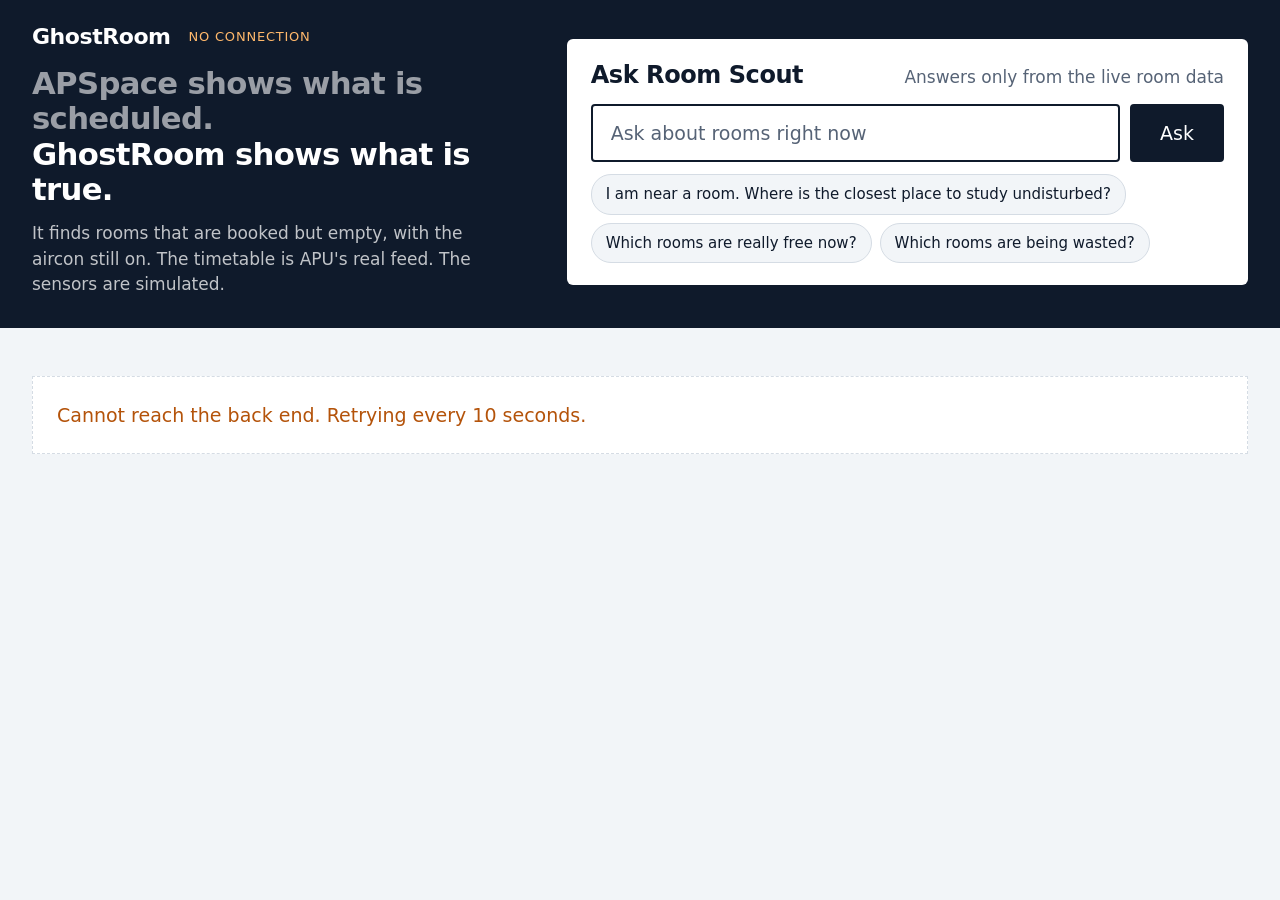
<file: web/index.html>
<!doctype html>
<html lang="en">
<head>
<meta charset="utf-8">
<meta name="viewport" content="width=device-width, initial-scale=1">
<title>GhostRoom</title>
<meta name="description" content="APSpace shows what is scheduled. GhostRoom shows what is true.">
<link rel="preconnect" href="https://rsms.me/">
<link rel="stylesheet" href="https://rsms.me/inter/inter.css">
<link rel="stylesheet" href="styles.css">
</head>
<body class="boot">

<header class="mast">
  <div class="wrap mast-grid">
    <div class="mast-brand">
      <div class="mast-top">
        <span class="wordmark">GhostRoom</span>
        <span id="stamp" class="stamp mono">CONNECTING…</span>
      </div>
      <h1 class="pitch"><span>APSpace shows what is scheduled.</span> GhostRoom shows what is true.</h1>
      <p class="mast-sub">It finds rooms that are booked but empty, with the aircon still on. The timetable is APU's real feed. The sensors are simulated.</p>
    </div>

    <section class="scout" aria-labelledby="scoutTitle">
      <div class="scout-head">
        <h2 id="scoutTitle">Ask Room Scout</h2>
        <p class="scout-sub">Answers only from the live room data</p>
      </div>
      <ol id="msgs" class="msgs" aria-live="polite"></ol>
      <form id="askForm" class="ask">
        <label for="askInput" class="sr-only">Ask Room Scout</label>
        <input id="askInput" type="text" maxlength="300" autocomplete="off" placeholder="Ask about rooms right now">
        <button class="btn btn-ink btn-lg" type="submit">Ask</button>
      </form>
      <div class="chips">
        <button class="chip" type="button" id="nearChip">I am near a room. Where is the closest place to study undisturbed?</button>
        <button class="chip" type="button">Which rooms are really free now?</button>
        <button class="chip" type="button">Which rooms are being wasted?</button>
      </div>
    </section>
  </div>
</header>

<main class="wrap">
  <p id="boot" class="boot-msg" role="status">
    <span class="boot-loading">Loading live room data…</span>
    <span class="boot-fail-text">Cannot reach the back end. Retrying every 10 seconds.</span>
  </p>

  <section class="numbers" aria-label="Right now">
    <div class="num">
      <span id="nGhost" class="big c-ghost">0</span>
      <span class="num-lbl">ghost rooms now</span>
      <span class="num-sub">booked, empty, aircon on</span>
    </div>
    <div class="num">
      <span id="nWasted" class="big c-warn">RM 0.00</span>
      <span class="num-lbl">wasted today</span>
      <span id="sWasted" class="num-sub">&nbsp;</span>
    </div>
    <div class="num">
      <span id="nRecovered" class="big c-free">RM 0.00</span>
      <span class="num-lbl">recovered today</span>
      <span class="num-sub">by Eco Mode</span>
    </div>
    <div class="num">
      <span id="nFree" class="big">0</span>
      <span class="num-lbl">rooms really free now</span>
      <span id="sFree" class="num-sub">&nbsp;</span>
    </div>
  </section>

  <section class="bench" aria-label="Campus and selected room">
    <div class="panel building" id="bldg" aria-labelledby="campusTitle">
      <div class="panel-head">
        <h2 id="campusTitle">Campus now</h2>
        <div id="views" class="views" role="group" aria-label="Building view"></div>
      </div>
      <p class="panel-sub"><span class="only-3d">Pick a block, then click a room. Drag to turn the model.</span><span class="only-flat">Every window is a room. Click one to open it.</span></p>
      <p id="legend" class="legend"></p>
      <div id="scene" class="scene grid-bg" aria-label="3D model of the campus"><div id="world" class="world"></div></div>
      <p class="scene-note only-3d">Sketch from APU's campus map. Not to scale.</p>
      <div id="blocks" class="blocks"></div>
      <nav class="examples" aria-label="Example rooms">
        <span id="exLabel" class="label">Examples right now</span>
        <div id="exList" class="ex-list"></div>
      </nav>
    </div>

    <div class="panel room" id="hero" aria-label="Selected room">
      <div class="room-head">
        <div>
          <div id="code" class="code mono">&nbsp;</div>
          <div id="meta" class="meta">&nbsp;</div>
        </div>
        <div class="verdict" aria-live="polite">
          <div id="vWord" class="v-word">&nbsp;</div>
          <p id="vLine" class="v-line">&nbsp;</p>
          <p id="vCost" class="v-cost"></p>
        </div>
      </div>

      <div class="draw grid-bg" id="draw"></div>

      <dl class="facts">
        <div class="fact">
          <dt class="label">Timetable says</dt>
          <dd id="tt">&nbsp;</dd>
        </div>
        <div class="fact">
          <dt class="label">Sensors say</dt>
          <dd id="sensors">&nbsp;</dd>
        </div>
      </dl>

      <div class="actions">
        <button id="approve" class="btn btn-primary btn-lg" type="button" aria-describedby="approveWhy">Turn on Eco Mode</button>
        <button id="walk" class="btn btn-outline btn-lg" type="button">Walk in</button>
        <p id="approveWhy" class="helper"></p>
      </div>
      <p id="actMsg" class="act-msg" role="status"></p>
      <p class="footnote label">Simulated room · drawn from live data</p>
    </div>
  </section>

  <section class="lists">
    <div class="panel list-panel">
      <h2>Ghost rooms to review</h2>
      <ul id="ghostList" class="rows"></ul>
      <button id="ghostMore" class="link more" type="button" hidden></button>
    </div>
    <div class="panel list-panel">
      <h2>Really free now</h2>
      <ul id="freeList" class="rows"></ul>
      <button id="freeMore" class="link more" type="button" hidden></button>
    </div>
    <div class="panel list-panel">
      <h2>Activity</h2>
      <ul id="cmds" class="rows cmds"></ul>
      <p id="gym" class="gym" hidden></p>
    </div>
  </section>
</main>

<footer class="wrap foot">
  <p class="disclaim">Occupancy and the aircon relay are simulated. The timetable is APU's real open feed. No personal data.</p>
</footer>

<div id="tip" class="tip mono" hidden></div>

<script src="app.js"></script>
<script src="director.js"></script>
</body>
</html>
</file>
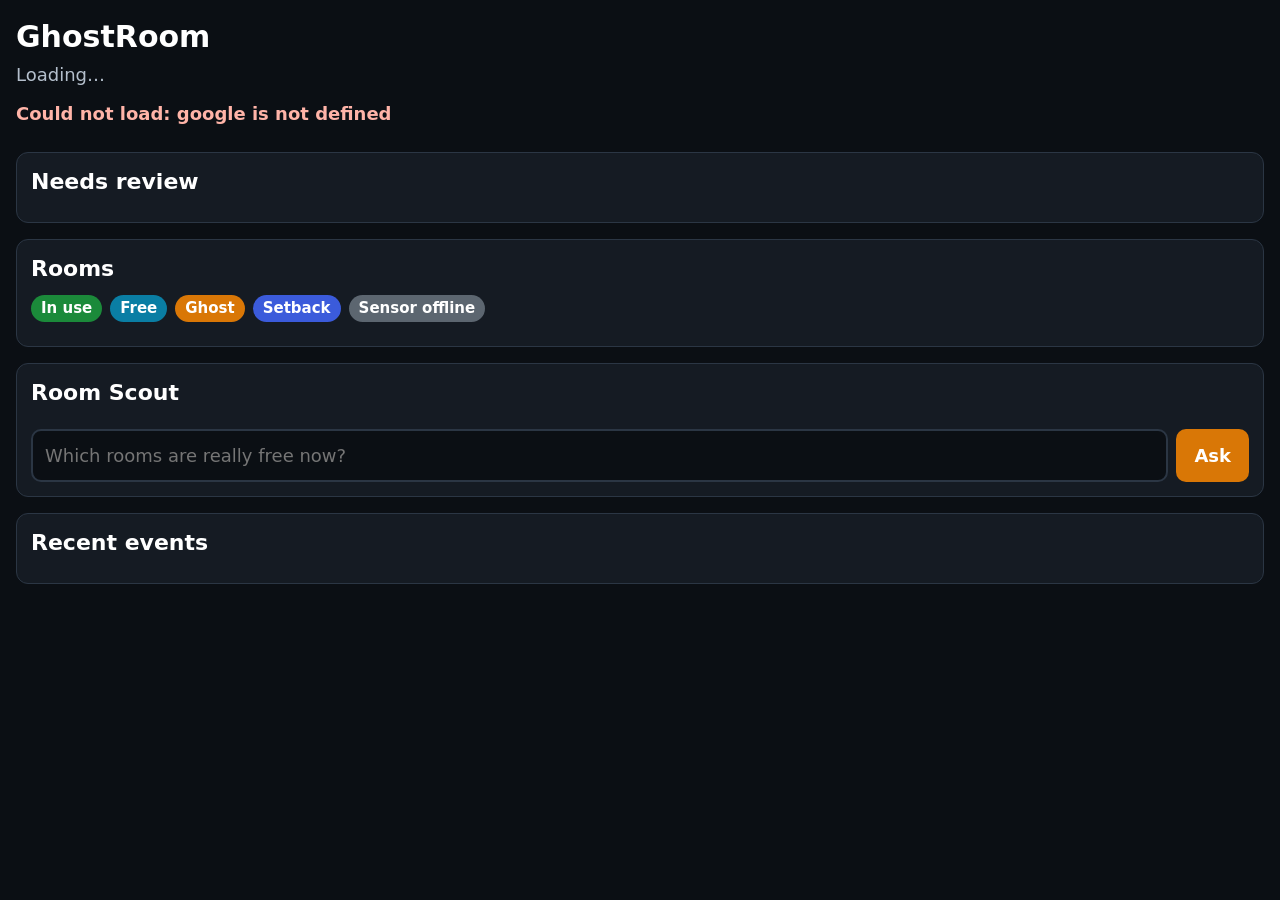
<file: apps-script/dashboard.html>
<!DOCTYPE html>
<html lang="en">
<head>
<base target="_top">
<meta charset="utf-8">
<meta name="viewport" content="width=device-width, initial-scale=1">
<title>GhostRoom</title>
<style>
  :root { --bg:#0b0f14; --card:#151b23; --fg:#fff; --mut:#b4bfcc; --line:#2b3644;
    --use:#1b8a3a; --free:#0a7ea4; --ghost:#d97706; --set:#3b5bdb; --off:#5c6670; }
  * { box-sizing:border-box; }
  body { margin:0; padding:16px; background:var(--bg); color:var(--fg); font:18px/1.4 system-ui,sans-serif; }
  h1 { margin:0 0 4px; font-size:30px; }
  h2 { margin:0 0 10px; font-size:22px; }
  .sub { color:var(--mut); margin-bottom:14px; }
  .card { background:var(--card); border:1px solid var(--line); border-radius:12px; padding:14px; margin-bottom:16px; }
  .counters { display:grid; grid-template-columns:repeat(auto-fit,minmax(150px,1fr)); gap:10px; margin-bottom:16px; }
  .counter { background:var(--card); border:1px solid var(--line); border-radius:12px; padding:12px; }
  .counter b { display:block; font-size:34px; }
  .counter span { color:var(--mut); font-size:15px; }
  .legend { display:flex; flex-wrap:wrap; gap:8px; margin-bottom:10px; font-size:15px; }
  .chip { padding:3px 10px; border-radius:999px; font-weight:700; }
  .grid { display:grid; grid-template-columns:repeat(auto-fill,minmax(112px,1fr)); gap:8px; }
  .tile { border-radius:10px; padding:8px; min-height:78px; border:2px solid rgba(255,255,255,.25); }
  .tile .r { font-weight:800; font-size:17px; }
  .tile .s { font-weight:700; font-size:15px; text-transform:uppercase; letter-spacing:.03em; }
  .tile .p { font-size:14px; opacity:.95; }
  .IN_USE { background:var(--use); } .FREE { background:var(--free); } .GHOST { background:var(--ghost); }
  .SETBACK { background:var(--set); } .SENSOR_OFFLINE { background:var(--off); }
  .row { display:flex; justify-content:space-between; align-items:center; gap:10px; padding:10px 0; border-top:1px solid var(--line); }
  .row:first-of-type { border-top:0; }
  .row small { color:var(--mut); display:block; font-size:15px; }
  button { font:inherit; font-weight:800; color:#fff; background:var(--ghost); border:0; border-radius:10px; padding:12px 18px; min-height:48px; cursor:pointer; }
  button:disabled { opacity:.5; cursor:default; }
  .none { color:var(--mut); }
  .tick div { padding:5px 0; border-top:1px solid var(--line); font-size:16px; }
  .tick div:first-child { border-top:0; }
  .gym { display:flex; gap:16px; flex-wrap:wrap; }
  .gym div { min-width:100px; } .gym b { font-size:26px; }
  #chatlog { max-height:260px; overflow:auto; margin-bottom:10px; }
  .msg { padding:8px 10px; border-radius:10px; margin-bottom:6px; white-space:pre-wrap; }
  .me { background:#26405f; } .bot { background:#222c38; }
  form { display:flex; gap:8px; }
  input { flex:1; min-width:0; font:inherit; padding:12px; border-radius:10px; border:2px solid var(--line); background:#0b0f14; color:#fff; }
  #err { color:#ffb4a8; font-weight:700; margin-bottom:10px; }
</style>
</head>
<body>
<h1>GhostRoom</h1>
<div class="sub" id="meta">Loading…</div>
<div id="err"></div>

<div class="counters" id="counters"></div>

<div class="card">
  <h2>Needs review</h2>
  <div id="review"></div>
</div>

<div class="card">
  <h2>Rooms</h2>
  <div class="legend">
    <span class="chip IN_USE">In use</span><span class="chip FREE">Free</span><span class="chip GHOST">Ghost</span>
    <span class="chip SETBACK">Setback</span><span class="chip SENSOR_OFFLINE">Sensor offline</span>
  </div>
  <div class="grid" id="grid"></div>
</div>

<div class="card" id="gymcard" hidden>
  <h2>Gym right now</h2>
  <div class="gym" id="gym"></div>
</div>

<div class="card">
  <h2>Room Scout</h2>
  <div id="chatlog"></div>
  <form id="chatform">
    <input id="q" maxlength="300" placeholder="Which rooms are really free now?" autocomplete="off">
    <button type="submit" id="ask">Ask</button>
  </form>
</div>

<div class="card">
  <h2>Recent events</h2>
  <div class="tick" id="ticker"></div>
</div>

<script>
// Runs inside the Apps Script iframe: google.script.run is the call that works there (fetch to /exec does not).
var TARIFF = 0.365; // ponytail: matches the config default; state JSON has no tariff, so RM recovered = kWh recovered x this
var LABEL = { IN_USE: 'In use', FREE: 'Free', GHOST: 'Ghost', SETBACK: 'Setback', SENSOR_OFFLINE: 'Sensor offline' };
var $ = function (id) { return document.getElementById(id); };
var esc = function (s) { return String(s === null || s === undefined ? '' : s).replace(/[&<>"']/g, function (c) { return '&#' + c.charCodeAt(0) + ';'; }); };
var busy = {};

function run(fn /*, args */) {
  var args = [].slice.call(arguments, 1);
  return new Promise(function (ok, bad) {
    google.script.run.withSuccessHandler(ok).withFailureHandler(bad)[fn].apply(null, args);
  });
}

function tileStatus(r) { return r.status !== 'SENSOR_OFFLINE' && r.aircon === 'SETBACK' ? 'SETBACK' : r.status; }

function render(s) {
  if (!s || !s.rooms) { $('err').textContent = (s && s.error) || 'No data yet.'; return; }
  $('err').textContent = '';
  var c = s.counters, t = c.today || {};
  $('meta').textContent = 'Updated ' + s.generated_at + ' MYT · ' + c.rooms + ' rooms · simulated sensors, real APU timetable';
  var cards = [
    [t.ghost_room_hours, 'ghost room-hours today'],
    ['RM ' + Number(t.rm_wasted || 0).toFixed(2), 'wasted today'],
    ['RM ' + (Number(t.kwh_recovered || 0) * TARIFF).toFixed(2), 'recovered today'],
    [c.ghost, 'ghost rooms now'], [c.free, 'really free now'], [c.offline, 'sensors offline']
  ];
  $('counters').innerHTML = cards.map(function (x) { return '<div class="counter"><b>' + esc(x[0]) + '</b><span>' + x[1] + '</span></div>'; }).join('');

  $('grid').innerHTML = s.rooms.map(function (r) {
    var st = tileStatus(r), p = r.people === null ? 'no signal' : r.people + ' people';
    return '<div class="tile ' + st + '"><div class="r">' + esc(r.room) + '</div><div class="s">' + LABEL[st] + '</div><div class="p">' +
      p + (r.scheduled_now ? ' · booked' : '') + '</div></div>';
  }).join('');

  $('review').innerHTML = s.ghost_now.length ? s.ghost_now.map(function (g) {
    var done = s.rooms.filter(function (r) { return r.room === g.room; })[0];
    var already = done && done.aircon === 'SETBACK';
    return '<div class="row"><div><b>' + esc(g.room) + '</b> · ' + esc(g.module) + '<small>empty ' + g.minutes_empty + ' min · RM ' +
      g.est_rm + ' wasted · ghost ' + g.ghost_count_7d + 'x this week</small></div>' +
      '<button data-room="' + esc(g.room) + '"' + (busy[g.room] || already ? ' disabled' : '') + '>' + (already ? 'Set back' : busy[g.room] ? 'Working…' : 'Approve') + '</button></div>';
  }).join('') : '<div class="none">No ghost rooms right now.</div>';

  $('ticker').innerHTML = s.commands.length ? s.commands.map(function (m) {
    return '<div>' + esc(m.ts.slice(11)) + ' · <b>' + esc(m.room) + '</b> ' + esc(m.action) + ' by ' + esc(m.by) + ' (' + esc(m.state) + ')</div>';
  }).join('') : '<div class="none">No commands yet.</div>';

  var gym = (s.gym || []).filter(function (z) { return z.capacity; });
  $('gymcard').hidden = !gym.length;
  $('gym').innerHTML = gym.map(function (z) { return '<div><b>' + z.people + '/' + z.capacity + '</b><br>' + esc(z.zone) + '</div>'; }).join('');
}

function refresh() {
  return run('dashState').then(render).catch(function (e) { $('err').textContent = 'Could not load: ' + (e && e.message || e); });
}

$('review').addEventListener('click', function (e) {
  var room = e.target.getAttribute && e.target.getAttribute('data-room');
  if (!room || busy[room]) return;
  busy[room] = true; e.target.disabled = true; e.target.textContent = 'Working…';
  run('dashApprove', room).then(function (r) {
    if (!r.ok) $('err').textContent = r.error;
    return refresh();
  }).catch(function (err) { $('err').textContent = 'Approve failed: ' + (err && err.message || err); })
    .then(function () { delete busy[room]; return refresh(); });
});

function say(cls, text) {
  var d = document.createElement('div'); d.className = 'msg ' + cls; d.textContent = text;
  $('chatlog').appendChild(d); $('chatlog').scrollTop = 1e9; return d;
}
$('chatform').addEventListener('submit', function (e) {
  e.preventDefault();
  var text = $('q').value.trim(); if (!text) return;
  $('q').value = ''; $('ask').disabled = true; say('me', text);
  var wait = say('bot', '…');
  run('dashAsk', text).then(function (r) { wait.textContent = r.answer || r.error || 'No answer.'; })
    .catch(function (err) { wait.textContent = 'Room Scout could not be reached: ' + (err && err.message || err); })
    .then(function () { $('ask').disabled = false; });
});

refresh();
setInterval(refresh, 10000);
</script>
</body>
</html>
</file>
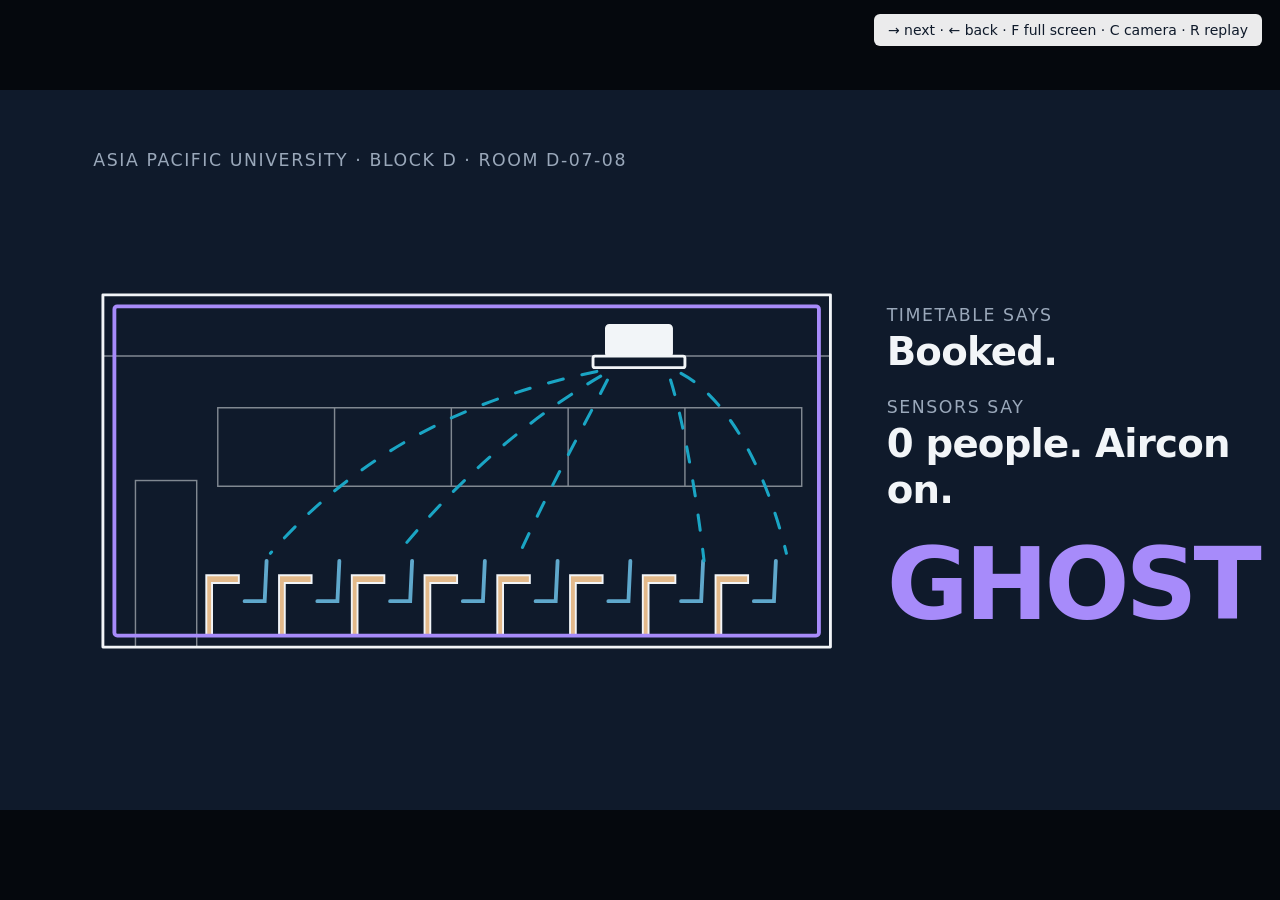
<file: web/reel.html>
<!doctype html>
<html lang="en">
<head>
<meta charset="utf-8">
<meta name="viewport" content="width=device-width, initial-scale=1">
<title>GhostRoom · pitch reel</title>
<meta name="robots" content="noindex">
<link rel="preconnect" href="https://rsms.me/">
<link rel="stylesheet" href="https://rsms.me/inter/inter.css">
<style>
/* The pitch reel: ten animated scenes on a fixed 1920x1080 stage, made to be screen-recorded with a voice-over.
   Keys: Right / Space / PageDown = next, Left / PageUp = back, F = full screen, C = camera bubble, R = replay scene.
   Scene 4 is the real site in a frame, not a recording. */
:root {
  --paper: #F2F5F8; --sheet: #FFFFFF; --line: #D5DCE4; --ink: #0F1A2B; --ink-2: #566376; --dim: #9AA8BA;
  --ghost: #6B3CF0; --ghost-l: #A78BFA; --air: #1AA5C4; --eco: #0F8A5F; --eco-l: #6FD9A8; --warn: #B4530A;
  --sans: InterVariable, Inter, system-ui, sans-serif;
}
* { box-sizing: border-box; }
html, body { margin: 0; height: 100%; background: #05080D; overflow: hidden; font-family: var(--sans); -webkit-font-smoothing: antialiased; }
#stage { position: absolute; left: 50%; top: 50%; width: 1920px; height: 1080px; overflow: hidden; background: var(--ink); }
.scene { position: absolute; inset: 0; padding: 110px 140px; opacity: 0; visibility: hidden; transition: opacity .6s, visibility 0s .6s; display: flex; flex-direction: column; }
.scene.on { opacity: 1; visibility: visible; transition: opacity .6s; }
.dark { background: var(--ink); color: #F2F5F8; }
.light { background: var(--paper); color: var(--ink); }
h1, h2, h3, p { margin: 0; }
.eyebrow { font-size: 26px; font-weight: 500; letter-spacing: .09em; text-transform: uppercase; color: var(--ink-2); font-feature-settings: 'tnum', 'zero'; }
.dark .eyebrow { color: var(--dim); }
h2 { font-size: 76px; font-weight: 700; line-height: 1.08; letter-spacing: -.03em; margin-top: 22px; max-width: 1500px; }
.lead { font-size: 36px; line-height: 1.4; color: var(--ink-2); }
.dark .lead { color: var(--dim); }

/* build-in: every .b rises in when its scene turns on, after its own delay */
.b { opacity: 0; transform: translateY(26px); }
.scene.on .b { animation: rise .75s cubic-bezier(.2, .7, .2, 1) forwards; animation-delay: var(--d, 0s); }
@keyframes rise { to { opacity: 1; transform: none; } }
.scene.on .pop { animation: pop .6s cubic-bezier(.2, 1.4, .3, 1) forwards; animation-delay: var(--d, 0s); }
@keyframes pop { from { opacity: 0; transform: scale(.82); } to { opacity: 1; transform: none; } }

.cards { display: grid; grid-template-columns: repeat(3, 1fr); gap: 32px; margin-top: auto; }
/* content sits in the middle of the space under the title */
.cards, .lanes, .two, .split, .impact, .swap { margin-bottom: auto; }
.card { background: var(--sheet); border: 1px solid var(--line); border-radius: 10px; padding: 44px; }
.card .k { font-size: 26px; font-weight: 600; letter-spacing: .08em; text-transform: uppercase; }
.card h3 { font-size: 44px; font-weight: 650; line-height: 1.15; letter-spacing: -.02em; margin-top: 16px; }
.card p { font-size: 31px; line-height: 1.4; color: var(--ink-2); margin-top: 14px; }

/* 1: cold open */
#s1 { padding: 90px 140px; }
.open-grid { display: grid; grid-template-columns: 1120px 1fr; gap: 70px; align-items: center; margin-top: 30px; flex: 1; }
.open-facts { display: flex; flex-direction: column; gap: 34px; }
.fact .k { font-size: 26px; font-weight: 500; letter-spacing: .09em; text-transform: uppercase; color: var(--dim); }
.fact .v { font-size: 58px; font-weight: 650; letter-spacing: -.02em; margin-top: 6px; }
.stamp { font-size: 150px; font-weight: 800; letter-spacing: -.04em; line-height: 1; color: var(--ghost-l); }
.rm { stroke: #F2F5F8; stroke-width: 3; fill: none; stroke-linecap: round; stroke-linejoin: round; }
.rm-thin { stroke: #F2F5F8; stroke-width: 1.5; fill: none; opacity: .5; }
.rm-desk { fill: #E3B98A; stroke: #F2F5F8; stroke-width: 2; }
.rm-chair { stroke: #5FA8CC; stroke-width: 4; fill: none; stroke-linecap: round; }
.rm-ac { fill: #F2F5F8; stroke: #F2F5F8; stroke-width: 3; }
.rm-air path { stroke: var(--air); stroke-width: 3.2; fill: none; stroke-linecap: round; stroke-dasharray: 16 20; animation: flow 3.6s linear infinite; }
@keyframes flow { to { stroke-dashoffset: -72; } }
.rm-ring { fill: none; stroke: var(--ghost-l); stroke-width: 4; opacity: 0; }
.scene.on .rm-ring { animation: ringin .8s ease forwards; animation-delay: 4.4s; }
@keyframes ringin { to { opacity: 1; } }

/* 2 and 10: title cards */
.center { justify-content: center; }
.word { font-size: 230px; font-weight: 800; letter-spacing: -.05em; line-height: .95; }
.pitch { font-size: 62px; font-weight: 650; line-height: 1.2; letter-spacing: -.025em; margin-top: 36px; color: var(--dim); }
.pitch b { color: #F2F5F8; font-weight: 650; }
.links { display: flex; gap: 90px; margin-top: 70px; }
.links .v { font-size: 38px; font-weight: 500; margin-top: 8px; }

/* 4: the live site */
#s4 { padding: 0; background: var(--paper); }
#live { width: 1920px; height: 1080px; border: 0; display: block; background: var(--paper); }
.live-chip { position: absolute; right: 26px; bottom: 22px; padding: 10px 18px; border-radius: 30px; background: var(--ink); color: #fff; font-size: 22px; font-weight: 600; letter-spacing: .06em; pointer-events: none; }
.live-chip::before { content: ''; display: inline-block; width: 11px; height: 11px; margin-right: 10px; border-radius: 50%; background: #3DDC97; animation: blink 1.6s ease-in-out infinite; }
@keyframes blink { 50% { opacity: .35; } }

/* 5: how it is built */
.lanes { display: grid; grid-template-columns: 1fr 170px 1fr 170px 1fr; align-items: stretch; margin-top: auto; }
.lane { background: var(--sheet); border: 1px solid var(--line); border-radius: 10px; padding: 40px; }
.lane.cloud { background: var(--ink); color: #F2F5F8; border-color: var(--ink); }
.lane h3 { font-size: 42px; font-weight: 650; letter-spacing: -.02em; margin-top: 12px; }
.lane li { font-size: 30px; line-height: 1.45; }
.lane ul { margin: 18px 0 0; padding-left: 30px; color: var(--ink-2); }
.lane.cloud ul { color: #C9D3DF; }
.lane.cloud .eyebrow { color: var(--dim); }
.pipe { position: relative; }
.pipe i { position: absolute; left: 0; right: 0; height: 3px; background: var(--line); }
.pipe i.up { top: 38%; } .pipe i.down { top: 62%; }
.pipe b { position: absolute; width: 16px; height: 16px; border-radius: 50%; margin-top: -8px; left: -8px; }
.pipe b.up { top: 38%; background: var(--ink); animation: right 1.8s linear infinite; }
.pipe b.down { top: 62%; background: var(--ghost); animation: left 1.8s linear infinite; }
.pipe b:nth-of-type(2) { animation-delay: -.6s; } .pipe b:nth-of-type(3) { animation-delay: -1.2s; }
.pipe b.down:nth-of-type(5) { animation-delay: -.6s; } .pipe b.down:nth-of-type(6) { animation-delay: -1.2s; }
@keyframes right { from { transform: translateX(0); } to { transform: translateX(170px); } }
@keyframes left { from { transform: translateX(170px); } to { transform: translateX(0); } }
.flowline { display: flex; gap: 60px; margin-top: 40px; font-size: 32px; }
.flowline span { display: inline-flex; align-items: center; gap: 14px; }
.dot { width: 16px; height: 16px; border-radius: 50%; background: var(--ink); display: inline-block; }
.dot.g { background: var(--ghost); }

/* 6: runs alone */
.two { display: grid; grid-template-columns: 5fr 7fr; gap: 40px; margin-top: auto; align-items: stretch; }
.log { background: var(--ink); color: #F2F5F8; border-radius: 10px; padding: 44px; }
.log .row { display: flex; justify-content: space-between; font-size: 34px; padding: 20px 0; border-bottom: 1px solid #33425A; font-feature-settings: 'tnum', 'zero'; }
.log .row:last-of-type { border-bottom: 0; }
.log .ok { color: var(--eco-l); font-weight: 600; }
.log .q { font-size: 28px; color: var(--dim); margin-top: 18px; font-feature-settings: 'tnum', 'zero'; }
.rules .r { padding: 24px 0; border-top: 1px solid var(--line); }
.rules .r:last-child { border-bottom: 1px solid var(--line); }
.rules h3 { font-size: 42px; font-weight: 650; letter-spacing: -.02em; }
.rules p { font-size: 30px; line-height: 1.4; color: var(--ink-2); margin-top: 6px; }

/* 7: real vs simulated */
.split { display: grid; grid-template-columns: 1fr 1fr; gap: 32px; margin-top: auto; }
.split li { font-size: 33px; line-height: 1.4; margin-top: 12px; }
.split ul { margin: 16px 0 0; padding-left: 34px; }

/* 8: impact */
.impact { display: grid; grid-template-columns: 4fr 7fr; gap: 70px; margin-top: auto; align-items: end; }
.huge { font-size: 230px; font-weight: 800; letter-spacing: -.05em; line-height: .9; font-feature-settings: 'tnum'; }
.bars { display: flex; flex-direction: column; gap: 26px; }
.bar { display: grid; grid-template-columns: 300px 1fr 190px; align-items: center; gap: 24px; font-size: 32px; font-feature-settings: 'tnum'; }
.bar .track { height: 54px; background: #E4E9EF; border-radius: 4px; overflow: hidden; position: relative; }
.bar .fill { position: absolute; inset: 0 auto 0 0; width: 0; background: var(--warn); }
.bar .eco { position: absolute; inset: 0 auto 0 0; width: 0; background: var(--eco); }
.scene.on .bar .fill { animation: grow 1.1s cubic-bezier(.2, .7, .2, 1) forwards; animation-delay: var(--d); }
.scene.on .bar .eco { animation: growe 1s cubic-bezier(.2, .7, .2, 1) forwards; animation-delay: calc(var(--d) + 1s); }
@keyframes grow { to { width: var(--w); } }
@keyframes growe { to { width: calc(var(--w) * .6); } }
.bar b { font-weight: 650; }
.key { display: flex; gap: 40px; font-size: 26px; color: var(--ink-2); margin-top: 6px; }
.key i { display: inline-block; width: 22px; height: 22px; border-radius: 3px; margin-right: 10px; vertical-align: -3px; }
.fine { font-size: 26px; line-height: 1.45; color: var(--ink-2); margin-top: 22px; }

/* 9: finals */
.swap { margin-top: auto; display: flex; flex-direction: column; }
.swap .row { display: grid; grid-template-columns: 340px 1fr 90px 1fr; align-items: center; gap: 24px; padding: 30px 0; border-top: 1px solid #33425A; font-size: 34px; }
.swap .row:last-child { border-bottom: 1px solid #33425A; }
.swap .job { font-weight: 650; }
.swap .now { color: var(--dim); }
.swap .arrow { font-size: 44px; color: var(--ghost-l); text-align: center; }
.swap .then { font-weight: 600; }

/* presenter helpers: never part of the story */
#cam { position: fixed; left: 34px; bottom: 34px; width: 250px; height: 250px; border-radius: 50%; object-fit: cover; border: 5px solid #fff; background: #111; display: none; transform: scaleX(-1); z-index: 5; }
#hint { position: fixed; right: 18px; top: 14px; padding: 8px 14px; border-radius: 6px; background: rgba(255, 255, 255, .92); color: var(--ink); font-size: 14px; z-index: 6; transition: opacity .5s; }
#hint.off { opacity: 0; pointer-events: none; }
@media (prefers-reduced-motion: reduce) { .b { animation-duration: .01s !important; } }
</style>
</head>
<body>
<div id="stage">

  <section class="scene dark" id="s1">
    <p class="eyebrow b" style="--d:.2s">Asia Pacific University · Block D · Room D-07-08</p>
    <div class="open-grid">
      <svg class="b" style="--d:.5s" viewBox="30 40 780 390" aria-label="An empty classroom with the aircon running">
        <path class="rm" d="M40 52 H800 V420 H40 Z"/>
        <path class="rm-thin" d="M40 116 H800 M160 170 H770 V252 H160 Z M282 170 V252 M404 170 V252 M526 170 V252 M648 170 V252"/>
        <rect class="rm-thin" x="74" y="246" width="64" height="174"/>
        <g id="rmSeats"></g>
        <g class="rm-air">
          <path d="M556 132 C470 150 330 190 215 322"/><path d="M560 137 C500 172 420 232 345 326"/><path d="M567 141 C542 190 502 262 472 330"/>
          <path d="M633 141 C648 190 660 262 668 330"/><path d="M644 134 C692 160 732 232 754 322"/>
        </g>
        <rect class="rm-ac" x="566" y="84" width="68" height="32" rx="3"/>
        <rect class="rm" x="552" y="116" width="96" height="12" rx="2" style="fill:#0F1A2B"/>
        <rect class="rm-ring" x="52" y="64" width="736" height="344" rx="3"/>
      </svg>
      <div class="open-facts">
        <div class="fact b" style="--d:1.4s"><p class="k">Timetable says</p><p class="v">Booked.</p></div>
        <div class="fact b" style="--d:2.8s"><p class="k">Sensors say</p><p class="v">0 people. Aircon on.</p></div>
        <p class="stamp pop b" style="--d:4.4s">GHOST</p>
      </div>
    </div>
  </section>

  <section class="scene dark center" id="s2">
    <p class="eyebrow b" style="--d:.1s">APU Cloud Innovation Hackathon 2026 · Track 1 · Smart Campus</p>
    <h1 class="word b" style="--d:.4s;margin-top:30px">GhostRoom</h1>
    <p class="pitch b" style="--d:1.2s">APSpace shows what is scheduled.<br><b>GhostRoom shows what is true.</b></p>
  </section>

  <section class="scene light" id="s3">
    <p class="eyebrow b" style="--d:.1s">The problem</p>
    <h2 class="b" style="--d:.3s">A timetable knows what is booked.<br>It does not know who showed up.</h2>
    <div class="cards">
      <div class="card b" style="--d:1.1s"><p class="k" style="color:var(--ghost)">1 · Booked</p><h3>The class is on the timetable. Nobody comes.</h3><p>The room still counts as taken for the whole slot.</p></div>
      <div class="card b" style="--d:1.9s"><p class="k" style="color:var(--warn)">2 · Cooling nothing</p><h3>The aircon runs anyway.</h3><p>A 2-hour no-show is about 7 kWh on an empty room. That is a model: 3.5 kW per room.</p></div>
      <div class="card b" style="--d:2.7s"><p class="k" style="color:var(--eco)">3 · Turned away</p><h3>A student is told the room is taken.</h3><p>APSpace’s classroom finder reads the timetable only.</p></div>
    </div>
  </section>

  <section class="scene" id="s4">
    <iframe id="live" title="The live GhostRoom site" data-src="./"></iframe>
    <span class="live-chip">LIVE SITE</span>
  </section>

  <section class="scene light" id="s5">
    <p class="eyebrow b" style="--d:.1s">How it is built</p>
    <h2 class="b" style="--d:.3s">Cloud, IoT and network meet in one Google Sheet.</h2>
    <div class="lanes">
      <div class="lane b" style="--d:.9s"><p class="eyebrow">IoT · simulated</p><h3>In each room</h3><ul><li>Motion sensor</li><li>Aircon relay: Eco Mode or on</li><li>ESP32 firmware sketch</li></ul></div>
      <div class="pipe b" style="--d:1.5s"><i class="up"></i><i class="down"></i><b class="up"></b><b class="up"></b><b class="up"></b><b class="down"></b><b class="down"></b><b class="down"></b></div>
      <div class="lane b" style="--d:1.3s"><p class="eyebrow">Network</p><h3>The network is a sensor</h3><ul><li>Wi-Fi device counts (simulated)</li><li>HTTPS and JSON, both ways</li><li>No heartbeat for 15 min = offline</li></ul></div>
      <div class="pipe b" style="--d:1.9s"><i class="up"></i><i class="down"></i><b class="up"></b><b class="up"></b><b class="up"></b><b class="down"></b><b class="down"></b><b class="down"></b></div>
      <div class="lane cloud b" style="--d:1.7s"><p class="eyebrow">Cloud</p><h3>One Sheet, one script, one site</h3><ul><li>Google Sheet: the contract</li><li>Apps Script: engine, triggers, email</li><li>Vercel site, Gemini API chat</li></ul></div>
    </div>
    <p class="flowline b" style="--d:2.6s"><span><i class="dot"></i>Readings go up</span><span><i class="dot g"></i>Commands come down</span><span style="color:var(--ink-2)">No server. No billing.</span></p>
  </section>

  <section class="scene light" id="s6">
    <p class="eyebrow b" style="--d:.1s">Automation, with a person in the loop</p>
    <h2 class="b" style="--d:.3s">It runs by itself. A person approves every Eco Mode switch.</h2>
    <div class="two">
      <div class="log b" style="--d:.9s">
        <p class="eyebrow">Run log · morning brief</p>
        <div class="row b" style="--d:1.5s"><span>10 Nov · 07:34</span><span class="ok">ran alone</span></div>
        <div class="row b" style="--d:2.1s"><span>11 Nov · 07:34</span><span class="ok">ran alone</span></div>
        <div class="row b" style="--d:2.7s"><span>12 Nov · 07:34</span><span class="ok">ran alone</span></div>
        <p class="q b" style="--d:3.4s">12 Nov: “17110 readings in, 37 decisions out”</p>
      </div>
      <div class="rules">
        <div class="r b" style="--d:1.2s"><h3>It runs alone</h3><p>Every 5 minutes it checks all 60 rooms. Every morning it emails a brief.</p></div>
        <div class="r b" style="--d:2s"><h3>A person approves</h3><p>GhostRoom flags the room. Staff turn on Eco Mode with one click.</p></div>
        <div class="r b" style="--d:2.8s"><h3>Sensors always win</h3><p>Motion turns the aircon straight back on. A dead sensor is never touched.</p></div>
      </div>
    </div>
  </section>

  <section class="scene light" id="s7">
    <p class="eyebrow b" style="--d:.1s">What is real, what is simulated</p>
    <h2 class="b" style="--d:.3s">The timetable is real. The sensors are simulated. We say which is which.</h2>
    <div class="split">
      <div class="card b" style="--d:1s"><p class="k" style="color:var(--eco)">Real</p><ul><li>APU’s public timetable feed</li><li>60 rooms, 3,201 class sessions</li><li>The rules engine and unattended runs</li><li>The chat, answering from live rows</li></ul></div>
      <div class="card b" style="--d:1.7s"><p class="k" style="color:var(--warn)">Simulated</p><ul><li>Who is in a room</li><li>The aircon relay</li><li>Energy and RM figures: a model</li><li>The no-show rate: assumed, not measured</li><li>The 3D campus: a sketch, not a survey</li></ul></div>
    </div>
  </section>

  <section class="scene light" id="s8">
    <p class="eyebrow b" style="--d:.1s">Impact</p>
    <h2 class="b" style="--d:.3s">First, study space handed back. Second, less aircon on empty rooms.</h2>
    <div class="impact">
      <div class="b" style="--d:.9s">
        <p class="huge" id="count">0</p>
        <p style="font-size:36px;font-weight:650;line-height:1.25;margin-top:14px">booked room-hours every weekday in our 60 rooms</p>
        <p class="fine" style="margin-top:10px">From the real timetable.</p>
      </div>
      <div class="b" style="--d:1.4s">
        <div class="bars">
          <div class="bar"><span>If 10% are no-shows</span><span class="track"><i class="fill" style="--w:25%;--d:1.8s"></i><i class="eco" style="--w:25%;--d:1.8s"></i></span><b>RM 30 a day</b></div>
          <div class="bar"><span><b>25%, our assumption</b></span><span class="track"><i class="fill" style="--w:62%;--d:2.2s"></i><i class="eco" style="--w:62%;--d:2.2s"></i></span><b>RM 74 a day</b></div>
          <div class="bar"><span>If 40% are no-shows</span><span class="track"><i class="fill" style="--w:100%;--d:2.6s"></i><i class="eco" style="--w:100%;--d:2.6s"></i></span><b>RM 119 a day</b></div>
        </div>
        <p class="key"><span><i style="background:var(--warn)"></i>Aircon wasted on empty rooms</span><span><i style="background:var(--eco)"></i>What Eco Mode could recover</span></p>
        <p class="fine">A model, not a measurement: 3.5 kW per room, RM 0.365 per kWh, Eco Mode saving about 60%. The real no-show rate is the first thing a pilot would measure.</p>
      </div>
    </div>
  </section>

  <section class="scene light" id="sNext">
    <p class="eyebrow b" style="--d:.1s">With more time</p>
    <h2 class="b" style="--d:.3s">What we would build next.</h2>
    <div class="cards">
      <div class="card b" style="--d:1s"><p class="k" style="color:var(--ink-2)">1 · A measured map</p><h3>From a sketch to the real building.</h3><p>Today the 3D campus is a sketch from the public campus map. With floor plans and a site survey, every room sits where it really is.</p></div>
      <div class="card b" style="--d:1.8s"><p class="k" style="color:var(--air)">2 · Wi-Fi sensing on the ESP32</p><h3>Sense people through Wi-Fi itself.</h3><p>Bodies disturb Wi-Fi signals. Reading that, called CSI, can tell a still, studying student from an empty room. No camera. No phone needed.</p></div>
      <div class="card b" style="--d:2.6s"><p class="k" style="color:var(--eco)">3 · Better answers</p><h3>The nearest room that is really quiet.</h3><p>With real positions and real counts, Room Scout can send a student to the closest room that is actually quiet.</p></div>
    </div>
    <p class="fine b" style="--d:3.4s">Not built yet. It would sense presence only, never who someone is.</p>
  </section>

  <section class="scene dark" id="s9">
    <p class="eyebrow b" style="--d:.1s">The plan for the finals</p>
    <h2 class="b" style="--d:.3s">Same Sheet, new brain. Gemini Enterprise takes over three jobs.</h2>
    <div class="swap">
      <div class="row b" style="--d:1s"><span class="job">Room Scout</span><span class="now">Chat box on the site, Gemini API</span><span class="arrow">→</span><span class="then">Gemini Enterprise chat agent</span></div>
      <div class="row b" style="--d:1.6s"><span class="job">Morning Brief</span><span class="now">Apps Script timer at 07:30</span><span class="arrow">→</span><span class="then">Scheduled workflow</span></div>
      <div class="row b" style="--d:2.2s"><span class="job">Ghost Patrol</span><span class="now">Eco Mode button</span><span class="arrow">→</span><span class="then">Workflow with a human Approval step</span></div>
    </div>
  </section>

  <section class="scene dark center" id="s10">
    <h1 class="word b" style="--d:.2s">GhostRoom</h1>
    <p class="pitch b" style="--d:.8s"><b>It shows what is true.</b></p>
    <div class="links b" style="--d:1.5s">
      <div><p class="eyebrow">Live</p><p class="v">ghostroom-mu.vercel.app</p></div>
      <div><p class="eyebrow">Code</p><p class="v">github.com/Infinite-Unknown/ghostroom</p></div>
      <div id="teamBox" hidden><p class="eyebrow">Team</p><p class="v" id="team"></p></div>
    </div>
  </section>

</div>
<video id="cam" autoplay muted playsinline></video>
<div id="hint">→ next · ← back · F full screen · C camera · R replay</div>

<script>
'use strict';
const scenes = [...document.querySelectorAll('.scene')];
const stage = document.getElementById('stage');
let at = Math.max(0, Math.min(scenes.length - 1, (Number(location.hash.slice(1)) || 1) - 1));

function fit() {
  const k = Math.min(innerWidth / 1920, innerHeight / 1080);
  stage.style.transform = `translate(-50%, -50%) scale(${k})`;
}

function countUp(el, to) {
  const t0 = performance.now();
  const step = (now) => {
    const k = Math.min(1, (now - t0) / 1400);
    el.textContent = Math.round(to * (1 - Math.pow(1 - k, 3)));
    if (k < 1) requestAnimationFrame(step);
  };
  el.textContent = '0';
  setTimeout(() => requestAnimationFrame(step), 900);
}

function show(i) {
  at = Math.max(0, Math.min(scenes.length - 1, i));
  scenes.forEach((s, n) => s.classList.toggle('on', n === at));
  history.replaceState(null, '', `#${at + 1}`);
  const s = scenes[at];
  if (s.id === 's4') { const f = document.getElementById('live'); if (!f.src) f.src = f.dataset.src; }
  if (s.id === 's8') countUp(document.getElementById('count'), 288);
}
function replay() { const s = scenes[at]; s.classList.remove('on'); void s.offsetWidth; show(at); }

function onKey(e) {
  const typing = /^(INPUT|TEXTAREA)$/.test((e.target && e.target.tagName) || '');
  if (e.key === 'PageDown' || (!typing && (e.key === 'ArrowRight' || e.key === ' '))) { e.preventDefault(); show(at + 1); }
  else if (e.key === 'PageUp' || (!typing && e.key === 'ArrowLeft')) { e.preventDefault(); show(at - 1); }
  else if (!typing && (e.key === 'f' || e.key === 'F')) { document.fullscreenElement ? document.exitFullscreen() : document.documentElement.requestFullscreen(); }
  else if (!typing && (e.key === 'r' || e.key === 'R')) replay();
  else if (!typing && (e.key === 'c' || e.key === 'C')) camera();
}

// Camera bubble for a face-cam recording. The picture stays in this tab; nothing is sent anywhere.
async function camera() {
  const v = document.getElementById('cam');
  if (v.srcObject) { v.srcObject.getTracks().forEach((t) => t.stop()); v.srcObject = null; v.style.display = 'none'; return; }
  try { v.srcObject = await navigator.mediaDevices.getUserMedia({ video: true }); v.style.display = 'block'; }
  catch (err) { alert('Camera not available: ' + err.message); }
}

// The classroom in the cold open: eight rows of desks and chairs, the same drawing as on the site.
document.getElementById('rmSeats').innerHTML = [196, 272, 348, 424, 500, 576, 652, 728].map((x) =>
  `<path class="rm-desk" d="M${x - 48} 345 H${x - 14} V353 H${x - 42} V408 H${x - 48} Z"/><path class="rm-chair" d="M${x + 15} 330 L${x + 13} 372 H${x - 8}"/>`).join('');

addEventListener('keydown', onKey);
// keys still work after clicking inside the live site (same origin)
document.getElementById('live').addEventListener('load', (e) => { try { e.target.contentWindow.addEventListener('keydown', onKey); } catch (err) { /* cross-origin: use PageDown on this page */ } });
addEventListener('resize', fit);
addEventListener('hashchange', () => { const n = (Number(location.hash.slice(1)) || 1) - 1; if (n !== at) show(n); });
const team = new URLSearchParams(location.search).get('team');
if (team) { document.getElementById('team').textContent = team; document.getElementById('teamBox').hidden = false; }
setTimeout(() => document.getElementById('hint').classList.add('off'), 6000);
fit();
show(at);
</script>
</body>
</html>
</file>
<file: web/styles.css>
/* GhostRoom site. Design: an architect's sheet. Ink title block on top, paper below, one purple for ghost rooms only. */
:root {
  --paper: #F2F5F8;
  --sheet: #FFFFFF;
  --line: #D5DCE4;
  --ink: #0F1A2B;
  --ink-2: #566376;
  --ghost: #6B3CF0;
  --air: #1AA5C4;
  --free: #0F8A5F;
  --eco: #0F8A5F;
  --warn: #B4530A;
  --offline: #8A94A3;
  --grid: rgba(213, 220, 228, .35);
  /* One family: Inter (rsms.me/inter). --mono is kept as a name for codes, times and drawing labels;
     they are Inter with tabular figures and a slashed zero (see the last rule in this file). */
  --sans: InterVariable, Inter, system-ui, sans-serif;
  --head: var(--sans);
  --mono: var(--sans);
}

* { box-sizing: border-box; }
html { -webkit-text-size-adjust: 100%; }
body {
  margin: 0;
  background: var(--paper);
  color: var(--ink);
  font: 17px/1.5 var(--sans);
  -webkit-font-smoothing: antialiased;
}
h1, h2, p { margin: 0; }
h2 { font: 650 24px/1.2 var(--head); letter-spacing: -.018em; }
button, input { font: inherit; color: inherit; }
:focus-visible { outline: 2px solid var(--ink); outline-offset: 2px; }
.mono { font-family: var(--mono); }
.label {
  font: 500 12.5px/1.3 var(--mono);
  text-transform: uppercase;
  letter-spacing: .06em;
  color: var(--ink-2);
}
.sr-only { position: absolute; width: 1px; height: 1px; overflow: hidden; clip: rect(0 0 0 0); white-space: nowrap; }
.c-ghost { color: var(--ghost); }
.c-warn { color: var(--warn); }
.c-free { color: var(--free); }

.wrap { max-width: 1520px; margin: 0 auto; padding: 0 32px; }
.panel { background: var(--sheet); border: 1px solid var(--line); border-radius: 6px; }
.grid-bg {
  background-color: var(--sheet);
  background-image:
    linear-gradient(var(--grid) 1px, transparent 1px),
    linear-gradient(90deg, var(--grid) 1px, transparent 1px);
  background-size: 24px 24px;
}

/* ---------- masthead: the title block ---------- */
.mast { background: var(--ink); color: #fff; padding: 26px 0 30px; }
.mast :focus-visible { outline-color: #fff; }
.mast-grid { display: grid; grid-template-columns: 5fr 7fr; gap: 48px; align-items: center; }
.mast-top { display: flex; align-items: center; gap: 18px; }
.wordmark { font: 700 22px/1 var(--head); letter-spacing: -.02em; }
.stamp { font-size: 13px; font-weight: 500; letter-spacing: .06em; color: rgba(255, 255, 255, .72); font-variant-numeric: tabular-nums; }
.stamp.live::before { content: ''; display: inline-block; width: 8px; height: 8px; margin-right: 8px; border-radius: 50%; background: #3DDC97; vertical-align: 1px; }
.stamp.stale { color: #FFB86B; }
.pitch { font: 650 clamp(24px, 2.4vw, 37px)/1.15 var(--head); letter-spacing: -.022em; margin-top: 18px; }
.pitch span { display: block; color: rgba(255, 255, 255, .58); }
.mast-sub { margin-top: 14px; max-width: 48ch; color: rgba(255, 255, 255, .74); }

/* Room Scout sits in the title block: the first thing to use. */
.scout { background: var(--sheet); color: var(--ink); border-radius: 6px; padding: 22px 24px 22px; }
.scout :focus-visible { outline-color: var(--ink); }
.scout-head { display: flex; align-items: baseline; justify-content: space-between; gap: 8px 20px; flex-wrap: wrap; }
.scout-sub { color: var(--ink-2); }
.ask { display: flex; gap: 10px; margin-top: 14px; }
.ask input { flex: 1; min-width: 0; min-height: 58px; padding: 0 18px; font-size: 19px; border: 2px solid var(--ink); border-radius: 4px; background: var(--sheet); }
.ask input::placeholder { color: var(--ink-2); }
.chips { display: flex; flex-wrap: wrap; gap: 8px; margin-top: 12px; }
.chip { text-align: left; padding: 8px 14px; min-height: 40px; border: 1px solid var(--line); border-radius: 20px; background: var(--paper); font-size: 15px; cursor: pointer; }
.chip:hover:not(:disabled) { border-color: var(--ink-2); }
.chip:disabled { cursor: progress; color: var(--ink-2); }
.msgs { list-style: none; margin: 14px 0 0; padding: 0; max-height: 250px; overflow-y: auto; display: flex; flex-direction: column; gap: 8px; }
.msgs:empty { display: none; }
.msgs li { padding: 10px 14px; border-radius: 4px; max-width: 92%; white-space: pre-wrap; }
.msgs .me { align-self: flex-end; background: var(--ink); color: #fff; }
.msgs .bot { align-self: flex-start; background: var(--paper); border: 1px solid var(--line); font-size: 18px; }
.msgs .thinking { color: var(--ink-2); font-style: italic; }
.msgs .err { color: var(--warn); }

/* ---------- buttons ---------- */
.btn {
  min-height: 48px; padding: 0 22px;
  border-radius: 4px; border: 2px solid var(--ink);
  background: var(--sheet); color: var(--ink);
  font-weight: 500; cursor: pointer;
  transition: background-color .15s, color .15s, border-color .15s;
}
.btn-lg { min-height: 58px; padding: 0 28px; font-size: 19px; }
.btn-outline:hover:not(:disabled) { background: var(--paper); }
.btn-primary { background: var(--ghost); border-color: var(--ghost); color: #fff; }
.btn-primary:hover:not(:disabled) { background: #5A2BD9; border-color: #5A2BD9; }
.btn-ink { background: var(--ink); color: #fff; }
.btn-ink:hover:not(:disabled) { background: #1E2E47; }
.btn:disabled { cursor: not-allowed; background: var(--paper); border-color: var(--line); color: var(--ink-2); }
.btn[aria-busy="true"] { cursor: progress; }
.btn[aria-busy="true"]::after { content: ''; display: inline-block; width: 12px; height: 12px; margin-left: 12px; border: 2px solid currentColor; border-right-color: transparent; border-radius: 50%; animation: spin .7s linear infinite; vertical-align: -1px; }
@keyframes spin { to { transform: rotate(360deg); } }
.link { background: none; border: 0; padding: 4px 0; color: var(--ink); font-weight: 500; cursor: pointer; text-decoration: underline; text-underline-offset: 3px; text-decoration-color: var(--line); }
.link:hover { text-decoration-color: var(--ink); }

/* ---------- boot ---------- */
.boot-msg { display: none; margin: 48px 0; padding: 24px; border: 1px dashed var(--line); background: var(--sheet); font-size: 19px; }
.boot .boot-msg { display: block; }
.boot main > section, .boot .foot { display: none; }
.boot-fail-text { display: none; color: var(--warn); }
.boot-fail .boot-loading { display: none; }
.boot-fail .boot-fail-text { display: inline; }

/* ---------- numbers ---------- */
.numbers { display: grid; grid-template-columns: repeat(4, 1fr); margin: 30px 0 26px; }
.num { display: flex; flex-direction: column; padding: 2px 28px; border-left: 1px solid var(--line); }
.num:first-child { border-left: 0; padding-left: 0; }
.big { font: 700 56px/1 var(--head); font-variant-numeric: tabular-nums; letter-spacing: -.035em; white-space: nowrap; }
.num-lbl { font-weight: 500; font-size: 19px; margin-top: 8px; }
.num-sub { color: var(--ink-2); }

/* ---------- workbench: the building beside the room ---------- */
.bench { display: grid; grid-template-columns: 5fr 7fr; gap: 20px; align-items: stretch; }
.panel-head { display: flex; align-items: baseline; justify-content: space-between; gap: 6px 20px; flex-wrap: wrap; }
.panel-sub { color: var(--ink-2); }

/* ---------- building ---------- */
.building { padding: 24px 26px 22px; display: flex; flex-direction: column; }
.legend { display: flex; flex-wrap: wrap; gap: 6px 18px; margin-top: 12px; color: var(--ink-2); font-size: 15px; }
.legend span { display: inline-flex; align-items: center; gap: 8px; white-space: nowrap; }
.legend b { color: var(--ink); font-weight: 500; font-variant-numeric: tabular-nums; }
.legend .win { --win: 13px; width: 13px; height: 15px; pointer-events: none; animation: none; }
.legend .win.ghost::after { inset: 4px 3px; }
.legend .win.setback::after { left: 2px; top: 3px; width: 2px; height: 6px; box-shadow: 4px 0 0 var(--eco); }
/* Two elevations, one above the other. Windows are wide, like a real facade, and follow the panel width. */
.blocks { container-type: inline-size; margin-top: 18px; }
.block { --fl: 34px; --gap: 6px; --wh: .7; --win: clamp(20px, calc((100cqw - var(--fl) - 26px) / var(--cols, 10) - var(--gap)), 46px); }
.block + .block { margin-top: 18px; }
.block-name { margin-bottom: 8px; padding-left: var(--fl); }
.elev { width: max-content; margin-left: var(--fl); border: 2px solid var(--ink); border-top-width: 4px; border-bottom: 0; background: var(--sheet); }
.floor { position: relative; display: flex; gap: var(--gap); padding: 9px 10px; align-items: center; border-top: 1px solid var(--line); }
.floor:first-child { border-top: 0; }
.fl { position: absolute; left: calc(-1 * var(--fl)); width: calc(var(--fl) - 8px); }
.ground { height: 0; border-top: 3px solid var(--ink); }
.win {
  width: var(--win); height: max(22px, calc(var(--win) * var(--wh))); padding: 0; flex-shrink: 0;
  position: relative; border: 1.5px solid var(--line); border-radius: 1px;
  background: var(--sheet); cursor: pointer;
}
.win:hover { border-color: var(--ink); }
.win.inuse { background: rgba(15, 26, 43, .85); border-color: rgba(15, 26, 43, .85); }
.win.ghost { background: var(--ghost); border-color: var(--ghost); animation: pulse 2.4s ease-in-out infinite; }
.win.ghost::after { content: ''; position: absolute; inset: 26% 30%; background: var(--sheet); }
.win.setback { border: 2px solid var(--eco); background: var(--sheet); }
.win.setback::after { content: ''; position: absolute; left: calc(50% - 5px); top: calc(50% - 7px); width: 3px; height: 14px; background: var(--eco); box-shadow: 7px 0 0 var(--eco); }
.win.offline { border-color: var(--offline); background: repeating-linear-gradient(45deg, var(--offline) 0 1.5px, var(--sheet) 1.5px 6px); }
.win.sel { outline: 3px solid var(--ink); outline-offset: 3px; }
.win:focus-visible { outline: 2px dashed var(--ink); outline-offset: 3px; }
@keyframes pulse { 50% { opacity: .55; } }

.tip { position: fixed; z-index: 30; pointer-events: none; background: var(--ink); color: #fff; font-size: 13px; letter-spacing: .04em; padding: 7px 10px; border-radius: 3px; white-space: nowrap; transform: translate(-50%, -100%); }

/* ---------- 3D campus model (plain CSS 3D, axonometric: no perspective, like an architect's drawing) ---------- */
.views { display: flex; border: 1.5px solid var(--ink); border-radius: 4px; overflow: hidden; }
.seg { min-height: 38px; padding: 0 14px; border: 0; border-left: 1.5px solid var(--ink); background: var(--sheet); font-size: 15px; font-weight: 500; cursor: pointer; }
.seg:first-child { border-left: 0; }
.seg:hover { background: var(--paper); }
.seg[aria-pressed="true"] { background: var(--ink); color: #fff; }
.seg:focus-visible { outline-offset: -4px; }
.panel-sub { margin-top: 6px; }
.only-flat, .is-flat .only-3d { display: none; }
.is-flat .only-flat { display: inline; }
.is-flat .scene, .building:not(.is-flat) .blocks { display: none; }

.scene { position: relative; height: 500px; margin-top: 16px; border: 1px solid var(--line); border-radius: 4px; overflow: hidden; cursor: grab; touch-action: pan-y; user-select: none; -webkit-user-select: none; }
.scene.dragging { cursor: grabbing; }
.scene-note { margin-top: 8px; font-size: 14px; color: var(--ink-2); }
.world { position: absolute; left: 50%; top: 50%; width: 0; height: 0; transform-style: preserve-3d; transition: transform .9s cubic-bezier(.3, 0, .2, 1); }
.scene.dragging .world, .world.snap, .world.snap .box { transition: none; }
.world > *, .tower > * { position: absolute; }
.tower { left: 0; top: 0; transform-style: preserve-3d; cursor: pointer; }
.box { transform-style: preserve-3d; transition: transform .8s cubic-bezier(.3, 0, .2, 1); }
/* The five visible faces of a box that stands h tall on its footprint. Fixed shading, as if lit from the left. */
.f { position: absolute; box-sizing: border-box; border: 1px solid rgba(15, 26, 43, .55); transition: opacity .5s, background-color .3s; }
.f.top { inset: 0; transform: translateZ(var(--h)); background: #fff; }
.f.front { left: 0; right: 0; bottom: 0; height: var(--h); transform-origin: 50% 100%; transform: rotateX(-90deg); background: #E3E9EF; }
.f.back { left: 0; right: 0; top: 0; height: var(--h); transform-origin: 50% 0; transform: rotateX(90deg); background: #E3E9EF; }
.f.right { top: 0; bottom: 0; right: 0; width: var(--h); transform-origin: 100% 50%; transform: rotateY(90deg); background: #D3DBE4; }
.f.left { top: 0; bottom: 0; left: 0; width: var(--h); transform-origin: 0 50%; transform: rotateY(-90deg); background: #DBE2EA; }
.g3-ground { background: #F8FAFC; border: 1px solid var(--line); }
.foot { border: 1px dashed #AEB9C6; }
.m-name { position: absolute; left: 8px; top: 6px; font: 600 16px var(--sans); letter-spacing: .05em; text-transform: uppercase; color: var(--ink-2); white-space: nowrap; }
.t-name { font: 700 24px var(--sans); letter-spacing: -.01em; white-space: nowrap; transition: opacity .5s; }
.plinth .f.top { background: #EEF2F6; }
.plate .f { border-color: var(--ink); }
.plate.has-ghost .f.front, .plate.has-ghost .f.back { background: var(--ghost); }
.plate.has-ghost .f.left, .plate.has-ghost .f.right { background: #5A2BD9; }
.p-fl { position: absolute; left: 7px; top: 50%; transform: translateY(-50%); font: 600 13px var(--sans); font-feature-settings: 'tnum', 'zero'; color: var(--ink-2); }
.tiles { position: absolute; left: 36px; right: 6px; top: 7px; bottom: 7px; display: flex; gap: 4px; }
.tiles .win { height: 100%; flex: none; }
/* Closed model: the whole block is one button. Opened: the other buildings step aside. */
.world:not(.focus) .win { pointer-events: none; animation: none; }
.world.focus .mass, .world.focus .tower.away { pointer-events: none; }
.world.focus .mass .f, .world.focus .tower.away .f, .world.focus .tower.away .t-name { opacity: 0; }
.world.focus .tower:not(.away) { cursor: inherit; }

/* ---------- examples ---------- */
.examples { margin-top: auto; padding-top: 20px; }
.ex-list { display: flex; flex-wrap: wrap; gap: 8px; margin-top: 8px; }
.ex { min-height: 44px; padding: 0 14px; border: 1.5px solid var(--line); border-radius: 4px; background: var(--sheet); font-weight: 500; cursor: pointer; }
.ex .mono { margin-left: 6px; font-size: 14px; font-weight: 400; color: var(--ink-2); }
.ex:hover:not(:disabled) { border-color: var(--ink-2); }
.ex[aria-pressed="true"] { border-color: var(--ink); box-shadow: inset 0 0 0 1px var(--ink); }
.ex:disabled { cursor: not-allowed; background: var(--paper); color: var(--ink-2); }

/* ---------- the selected room ---------- */
.room { padding: 24px 28px 20px; display: flex; flex-direction: column; }
.room-head { display: flex; justify-content: space-between; align-items: flex-start; gap: 12px 32px; }
.code { font-size: 50px; font-weight: 650; line-height: 1; letter-spacing: -.03em; white-space: nowrap; }
.meta { color: var(--ink-2); margin-top: 8px; }
.verdict { text-align: right; max-width: 34ch; }
.v-word { font: 750 42px/1 var(--head); letter-spacing: -.02em; transition: color .3s; }
.v-word.ghost { color: var(--ghost); }
.v-word.free { color: var(--free); }
.v-word.setback { color: var(--eco); }
.v-word.offline { color: var(--offline); }
.v-line { margin-top: 8px; font-size: 18px; }
.v-cost { margin-top: 4px; color: var(--warn); font-weight: 500; }
.v-cost:empty { display: none; }

.draw { margin-top: 18px; padding: 10px 14px; border: 1px solid var(--line); border-radius: 4px; overflow: hidden; }
.draw svg { width: 100%; height: auto; display: block; }

.facts { display: grid; grid-template-columns: 1fr 1fr; gap: 0 32px; margin: 6px 0 0; }
.fact { padding: 14px 0 12px; border-bottom: 1px solid var(--line); }
.fact dd { margin: 4px 0 0; font-size: 19px; }

.actions { display: flex; align-items: center; gap: 12px; flex-wrap: wrap; margin-top: 18px; }
.helper { flex: 1; min-width: 220px; color: var(--ink-2); }
.helper:empty, .act-msg:empty { display: none; }
.act-msg { margin-top: 10px; color: var(--warn); }
.act-msg.ok { color: var(--ink-2); }
.footnote { margin-top: auto; padding-top: 16px; }

/* ---------- section drawing ---------- */
.sv-poche { fill: url(#poche); stroke: var(--ink); stroke-width: 2.5; fill-rule: evenodd; stroke-linejoin: miter; }
.sv-hatch { stroke: var(--ink); stroke-width: 1; opacity: .4; }
.sv-offh { stroke: var(--offline); stroke-width: 1.4; }
.sv-ink { stroke: var(--ink); stroke-width: 2.5; fill: none; stroke-linecap: round; stroke-linejoin: round; }
.sv-thin { stroke: var(--ink); stroke-width: 1.25; fill: none; }
.sv-beyond { stroke: var(--ink-2); stroke-width: 1.5; fill: none; stroke-linecap: round; stroke-linejoin: round; }
.sv-body { fill: var(--sheet); stroke: var(--ink); stroke-width: 2.5; stroke-linejoin: round; }
.sv-lbl { font: 500 17px var(--mono); letter-spacing: .06em; fill: var(--ink); }
.sv-title { font: 400 15px var(--mono); letter-spacing: .06em; fill: var(--ink-2); }
.sv-leader { stroke: var(--ink-2); stroke-width: 1; fill: none; }
.sv-dot { fill: var(--ink); }
/* The two things everyone knows about an APU classroom: wood desks and blue chairs. Kept as quiet tints. */
.sv-desk { fill: #F1CFA8; stroke: var(--ink); stroke-width: 1.6; stroke-linejoin: round; }
.sv-chair { stroke: #2C6E91; stroke-width: 3.2; fill: none; stroke-linecap: round; stroke-linejoin: round; }
.sv-far { stroke: var(--ink-2); stroke-width: 1; fill: none; opacity: .38; }
.ac-body { fill: var(--ink); stroke: var(--ink); stroke-width: 2.5; stroke-linejoin: round; }

.door-gap { fill: var(--ink); opacity: 0; transition: opacity .3s; }
.leaf { transform-box: fill-box; transform-origin: 0 50%; transition: transform .35s cubic-bezier(.3, 0, .2, 1); }
.leaf rect { fill: var(--sheet); stroke: var(--ink-2); stroke-width: 1.5; }
.leaf line { stroke: var(--ink-2); stroke-width: 2.5; stroke-linecap: round; }
.door-open .door-gap { opacity: .1; }
.door-open .leaf { transform: scaleX(.16); }

.person { opacity: 0; transition: opacity .35s ease; }
.person.on { opacity: 1; }
.person path, .walker line { stroke: var(--ink); stroke-width: 2.6; fill: none; stroke-linecap: round; stroke-linejoin: round; }
.person circle, .walker circle { fill: var(--sheet); stroke: var(--ink); stroke-width: 2.6; }
.unk { font: 500 26px var(--mono); fill: var(--offline); text-anchor: middle; opacity: 0; transition: opacity .35s; }
.s-offline .unk { opacity: 1; }
.plus { font: 500 19px var(--mono); fill: var(--ink); text-anchor: end; }

.cone-fill { fill: var(--ink); opacity: .035; }
.cone-edge { stroke: var(--ink-2); stroke-width: 1.4; stroke-dasharray: 2 6; fill: none; stroke-linecap: round; }
.cone { transition: opacity .35s; }
.cone-flash { fill: var(--ink); opacity: 0; }
.pir-x { stroke: var(--ink); stroke-width: 2.5; stroke-linecap: round; opacity: 0; transition: opacity .3s; }
.s-offline .cone { opacity: 0; }
.s-offline .pir-x { opacity: 1; }
.offh { opacity: 0; transition: opacity .35s; }
.s-offline .offh { opacity: .6; }

.air { opacity: 0; transition: opacity .8s ease; }
.s-air .air { opacity: 1; }
.air path { stroke: var(--air); stroke-width: 2.2; fill: none; stroke-linecap: round; stroke-dasharray: 14 18; animation: flow 4s linear infinite; }
@keyframes flow { to { stroke-dashoffset: -64; } }
.louvre { stroke: var(--ink); stroke-width: 2.5; stroke-linecap: round; transform-box: view-box; transition: transform .6s ease; }
.louvre.l1 { transform-origin: 572px 129px; }
.louvre.l2 { transform-origin: 628px 129px; }
.s-air .louvre.l1 { transform: rotate(-30deg); }
.s-air .louvre.l2 { transform: rotate(30deg); }

.led { fill: var(--sheet); stroke: var(--ink); stroke-width: 2; transition: fill .3s; }
.s-relay .led { fill: var(--ink); }
.s-sending .led { animation: blink .6s steps(1) infinite; }
@keyframes blink { 0% { fill: var(--ink); } 50% { fill: var(--sheet); } }
.sv-send { fill: var(--ink); }
.lever { transform-box: view-box; transform-origin: 710px 103px; transform: rotate(-38deg); transition: transform .3s cubic-bezier(.3, 0, .2, 1); }
.s-relay .lever { transform: rotate(38deg); }
.lever line { stroke: var(--ink); stroke-width: 2.5; stroke-linecap: round; }
.lever circle { fill: var(--ink); }
.wire { stroke: var(--ink); stroke-width: 1.5; fill: none; }

.ghost-ring { fill: none; stroke: var(--ghost); stroke-width: 3; opacity: 0; transition: opacity .4s; }
.s-ghost .ghost-ring { opacity: 1; }
.s-setback .ghost-ring { opacity: .8; stroke: var(--eco); stroke-width: 2.5; stroke-dasharray: 10 8; }

.walker { opacity: 0; transition: opacity .2s; }
.walker.on { opacity: 1; }
.walker .limb { transform-box: fill-box; transform-origin: 50% 0; }
.walker.walking .l1, .walker.walking .a2 { animation: swing .4s ease-in-out infinite alternate; }
.walker.walking .l2, .walker.walking .a1 { animation: swing .4s ease-in-out infinite alternate-reverse; }
@keyframes swing { from { transform: rotate(20deg); } to { transform: rotate(-20deg); } }

/* ---------- lists ---------- */
.lists { display: grid; grid-template-columns: 1.25fr 1fr 1fr; gap: 20px; margin-top: 20px; }
.list-panel { padding: 24px 26px; }
.rows { list-style: none; margin: 12px 0 0; padding: 0; }
.rows li { display: grid; align-items: center; gap: 14px; padding: 11px 0; border-top: 1px solid var(--line); }
#ghostList li { grid-template-columns: 84px minmax(0, 1fr) auto auto auto; }
#freeList li { grid-template-columns: 84px 1fr auto; }
.cmds li { grid-template-columns: 56px 84px 1fr; }
.rows li.empty { display: block; color: var(--ink-2); }
.worst { display: block; margin-top: 8px; }
.worst .link { font: 500 15px var(--mono); padding: 6px 0; }
.r-code { font: 500 16px var(--mono); }
.r-mod { overflow: hidden; text-overflow: ellipsis; white-space: nowrap; color: var(--ink-2); }
.r-n { font-variant-numeric: tabular-nums; white-space: nowrap; }
.r-t { font: 400 14px var(--mono); color: var(--ink-2); }
.r-by { color: var(--ink-2); }
.more { margin-top: 8px; }
.gym { margin-top: 12px; padding-top: 12px; border-top: 1px solid var(--line); color: var(--ink-2); }

/* ---------- footer ---------- */
.foot { padding-top: 22px; padding-bottom: 40px; margin-top: 8px; }
.disclaim { color: var(--ink-2); }

/* ---------- laptop and tablet ---------- */
@media (max-width: 1439px) {
  .lists { grid-template-columns: 1fr 1fr; }
  .lists .list-panel:last-child { grid-column: 1 / -1; }
}
@media (max-width: 1279px) {
  .big { font-size: 46px; }
  .code { font-size: 42px; }
  .v-word { font-size: 36px; }
}
@media (max-width: 1023px) {
  .mast-grid { grid-template-columns: 1fr; gap: 24px; }
  .pitch { font-size: 32px; }
  .bench { grid-template-columns: 1fr; }
  .numbers { grid-template-columns: 1fr 1fr; gap: 0; }
  .num { padding: 14px 20px; border-left: 0; border-top: 1px solid var(--line); }
  .num:nth-child(odd) { padding-left: 0; }
  .num:nth-child(even) { border-left: 1px solid var(--line); }
  .num:nth-child(-n+2) { border-top: 0; }
}

/* ---------- phone ---------- */
@media (max-width: 700px) {
  body { font-size: 16px; }
  .sv-lbl { font-size: 19px; letter-spacing: 0; }
  .wrap { padding: 0 16px; }
  .mast { padding: 20px 0 22px; }
  .pitch { font-size: 28px; margin-top: 14px; }
  .scout { padding: 18px 16px; }
  .ask input { min-height: 52px; font-size: 17px; padding: 0 12px; }
  .ask .btn-lg { min-height: 52px; padding: 0 20px; font-size: 17px; }
  .chips { flex-direction: column; }
  .chip { min-height: 44px; border-radius: 4px; }
  .numbers { margin: 18px 0; }
  .num { padding: 12px; }
  .big { font-size: 29px; }
  .num-lbl { font-size: 16px; }
  .building { padding: 20px 14px; }
  .views, .scene, .scene-note, .only-3d { display: none !important; }
  .building .blocks { display: block !important; }
  .only-flat { display: inline !important; }
  .block { --fl: 26px; --gap: 4px; --wh: 1.1; }
  .floor { padding: 6px 6px; }
  .ex-list { flex-direction: column; }
  .ex { text-align: left; }
  .room { padding: 20px 16px; }
  .room-head { flex-direction: column; }
  .verdict { text-align: left; max-width: none; }
  .code { font-size: 40px; }
  .v-word { font-size: 34px; }
  .draw { padding: 6px 2px; }
  .facts { grid-template-columns: 1fr; }
  .fact dd { font-size: 17px; }
  .actions { flex-direction: column; align-items: stretch; }
  .btn-lg { width: 100%; min-height: 54px; font-size: 18px; }
  .ask .btn-lg { width: auto; }
  .helper { min-width: 0; }
  .lists { grid-template-columns: 1fr; }
  .lists .list-panel:last-child { grid-column: auto; }
  .list-panel { padding: 20px 16px; }
  #ghostList li { grid-template-columns: 76px minmax(0, 1fr) auto; row-gap: 2px; }
  #ghostList .r-code { grid-area: 1 / 1; }
  #ghostList .r-mod { grid-area: 1 / 2; }
  #ghostList .r-empty { grid-area: 2 / 2; }
  #ghostList .r-rm { grid-area: 2 / 1; }
  #ghostList .r-go { grid-area: 1 / 3 / 3 / 4; min-height: 44px; }
  #freeList li { grid-template-columns: 76px 1fr auto; }
  .cmds li { grid-template-columns: 50px 76px 1fr; }
}

@media (prefers-reduced-motion: reduce) {
  *, *::before, *::after { animation: none !important; transition-duration: .15s !important; transition-delay: 0s !important; }
}

/* Codes, times and drawing labels: tabular figures and a slashed zero, so they read like a drawing sheet.
   Keep this last: the `font` shorthand above resets font-feature-settings. */
.mono, .label, .sv-lbl, .sv-title, .unk, .plus, .r-code, .r-t, .worst .link { font-feature-settings: 'tnum', 'zero'; }
</file>
